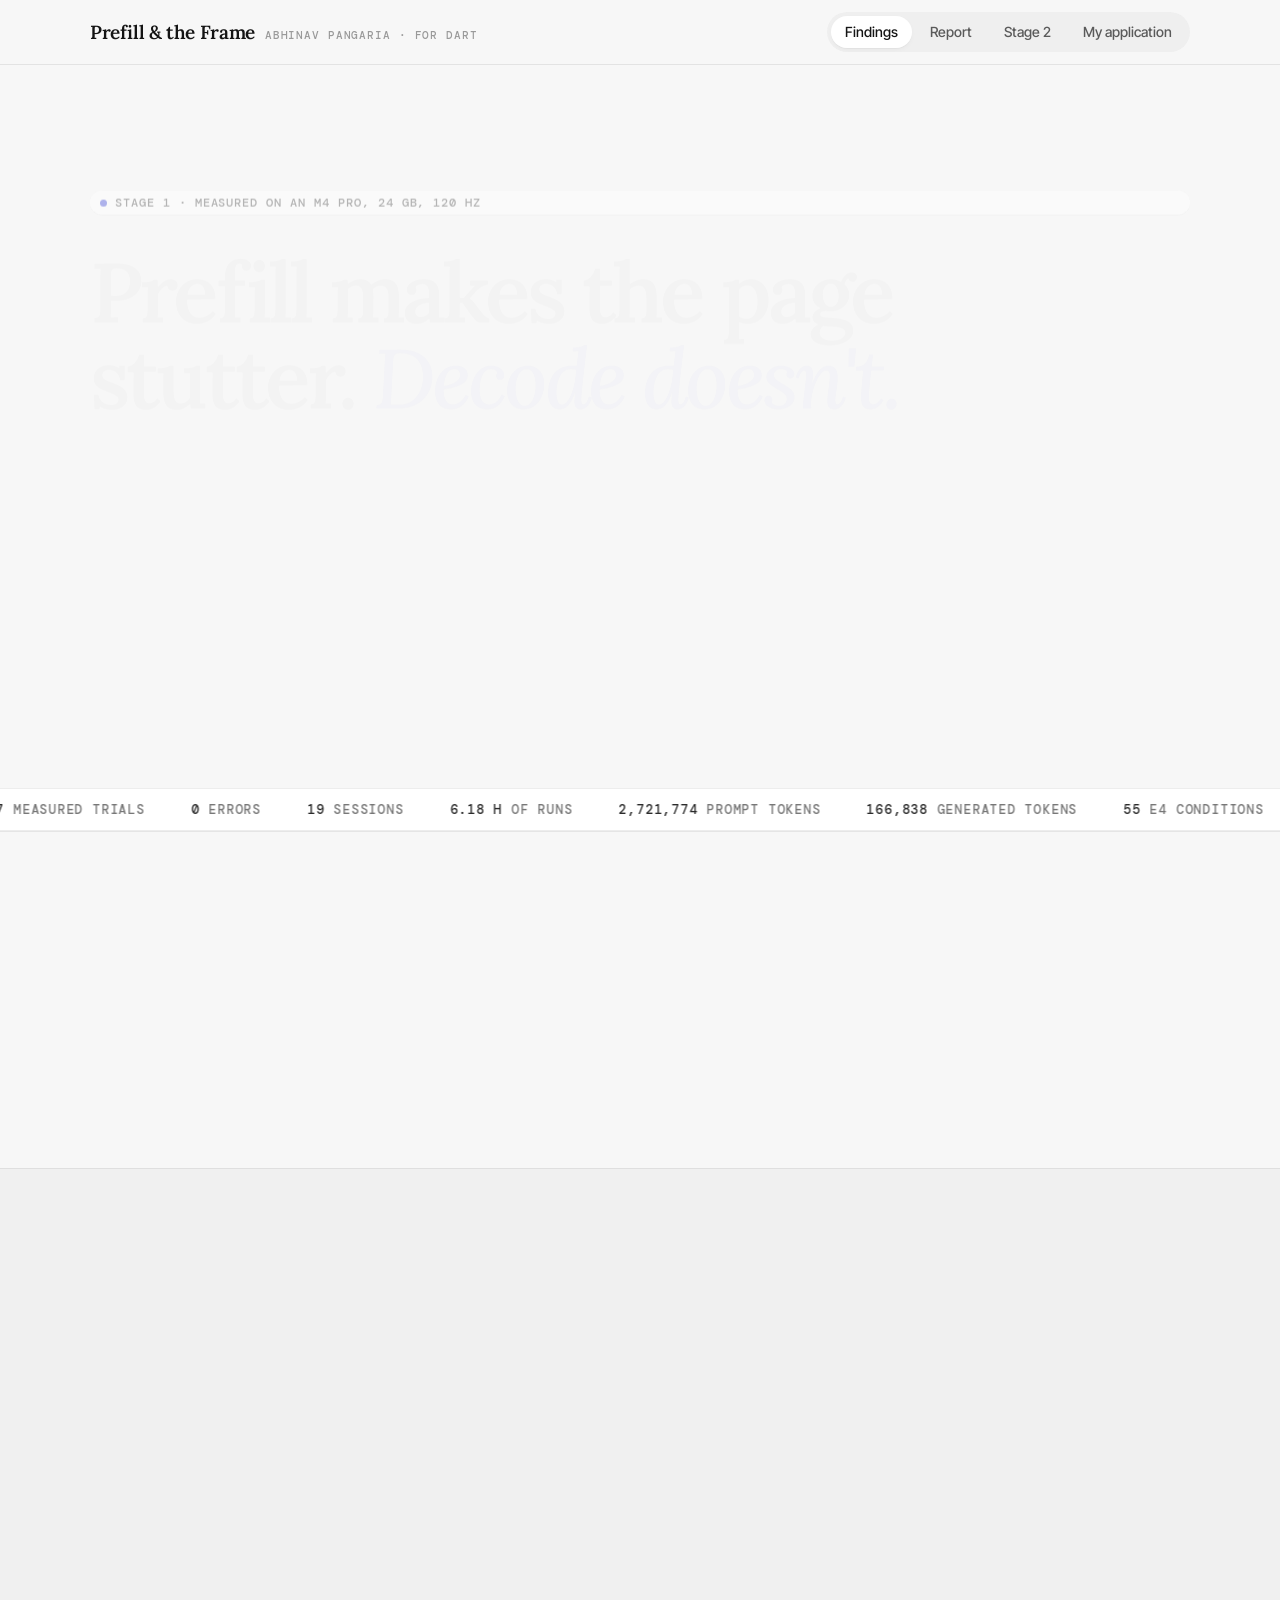
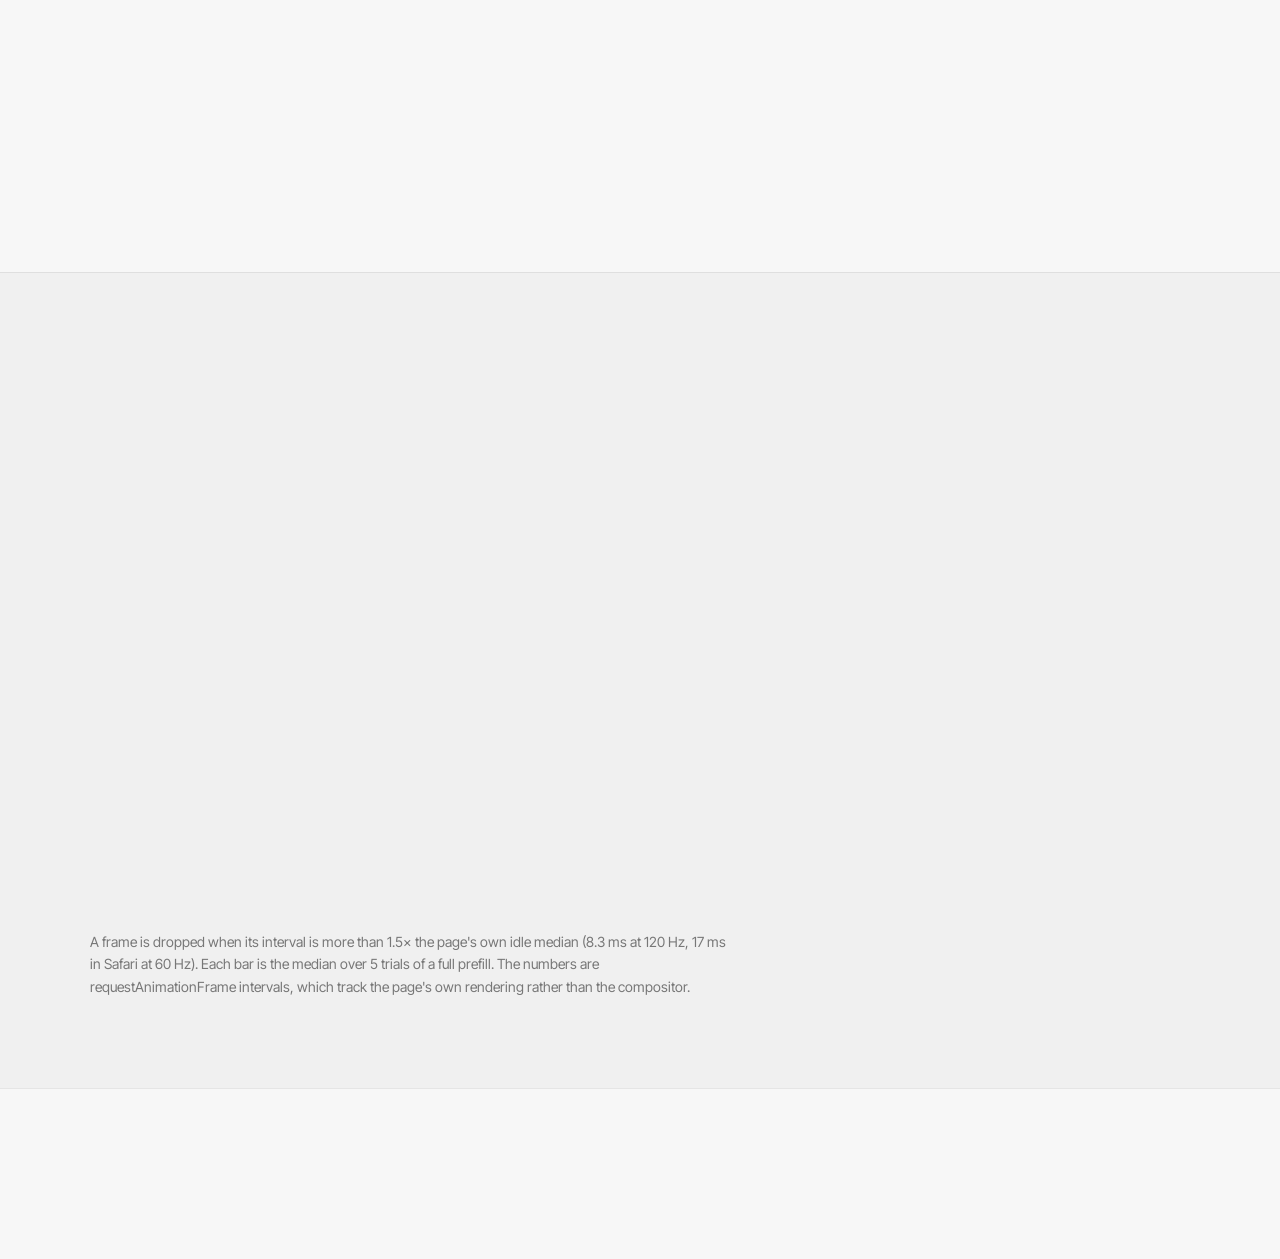
<file: docs/index.html>
<!doctype html>
<meta charset="utf-8">
<title>Prefill and the Frame</title>
<meta http-equiv="refresh" content="0; url=../site/index.html#findings">
<p>This page moved to <a href="../site/index.html#findings">site/index.html#findings</a>.</p>
</file>
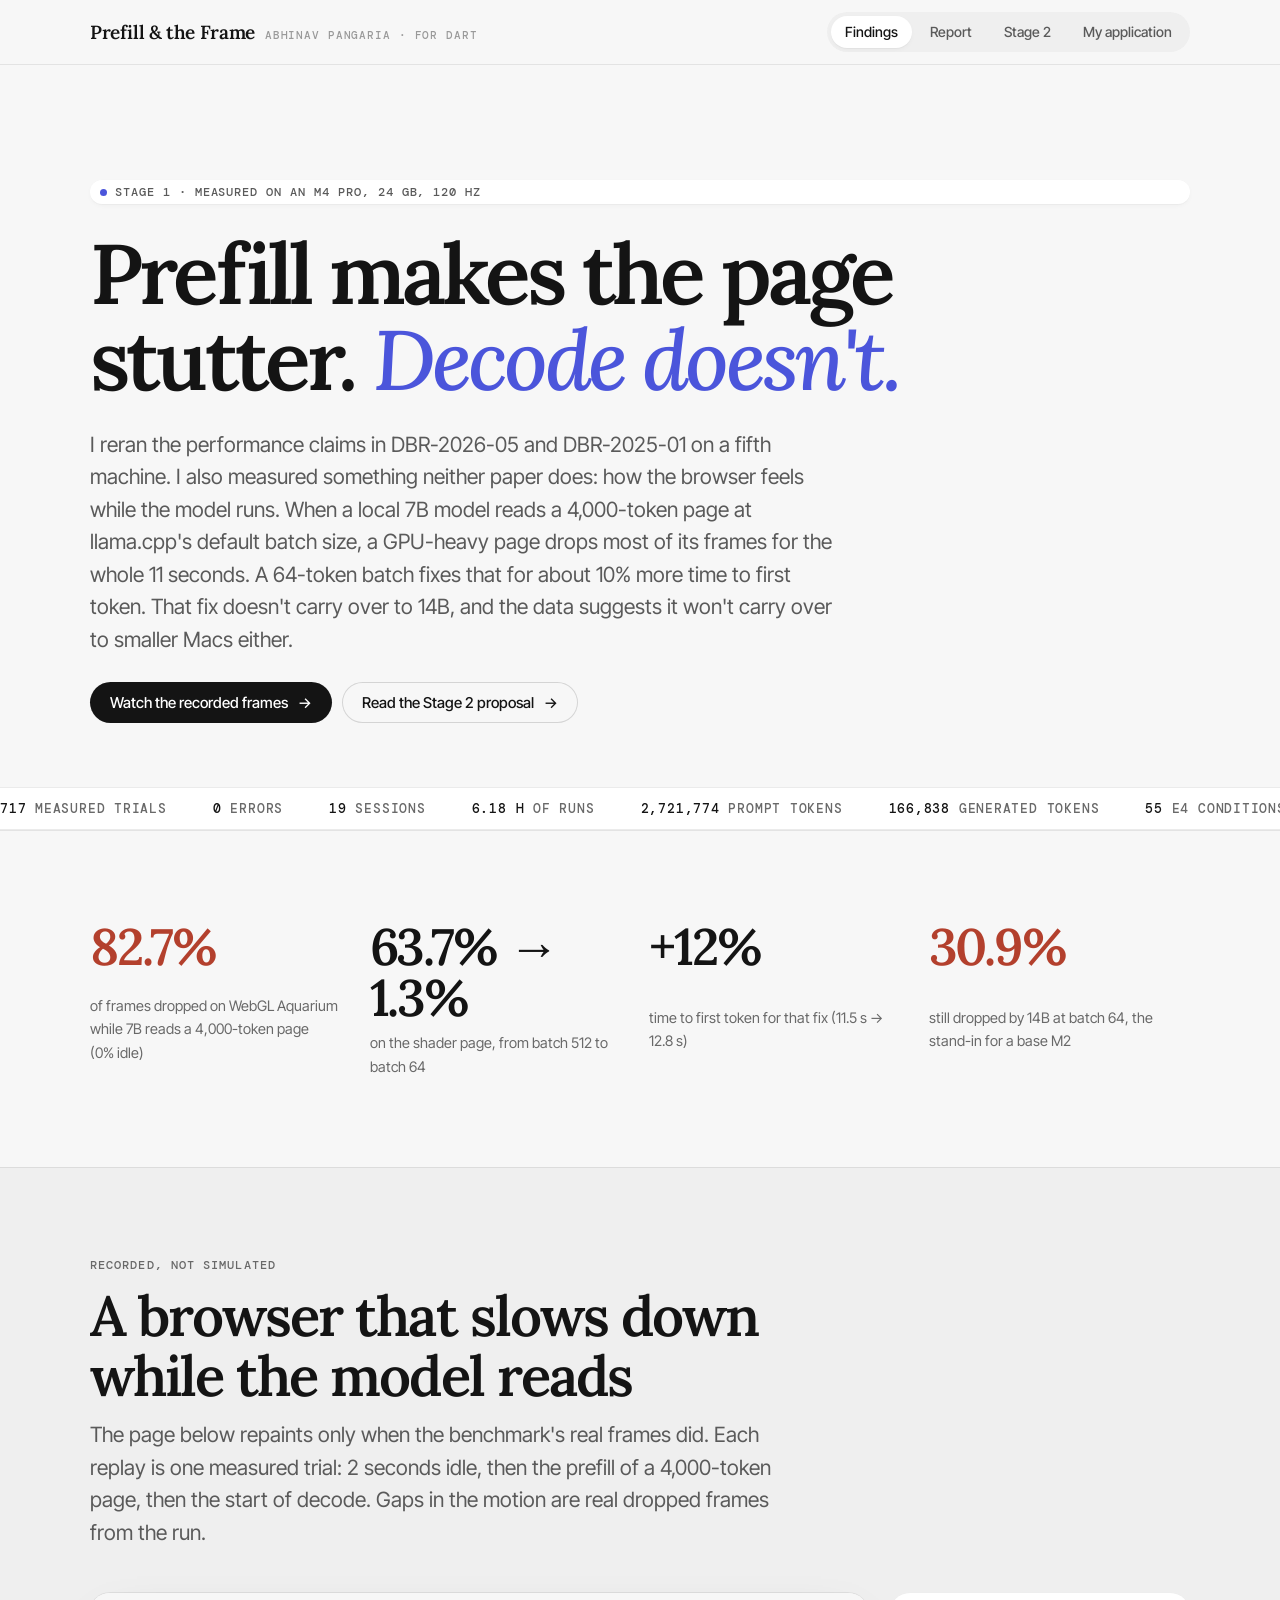
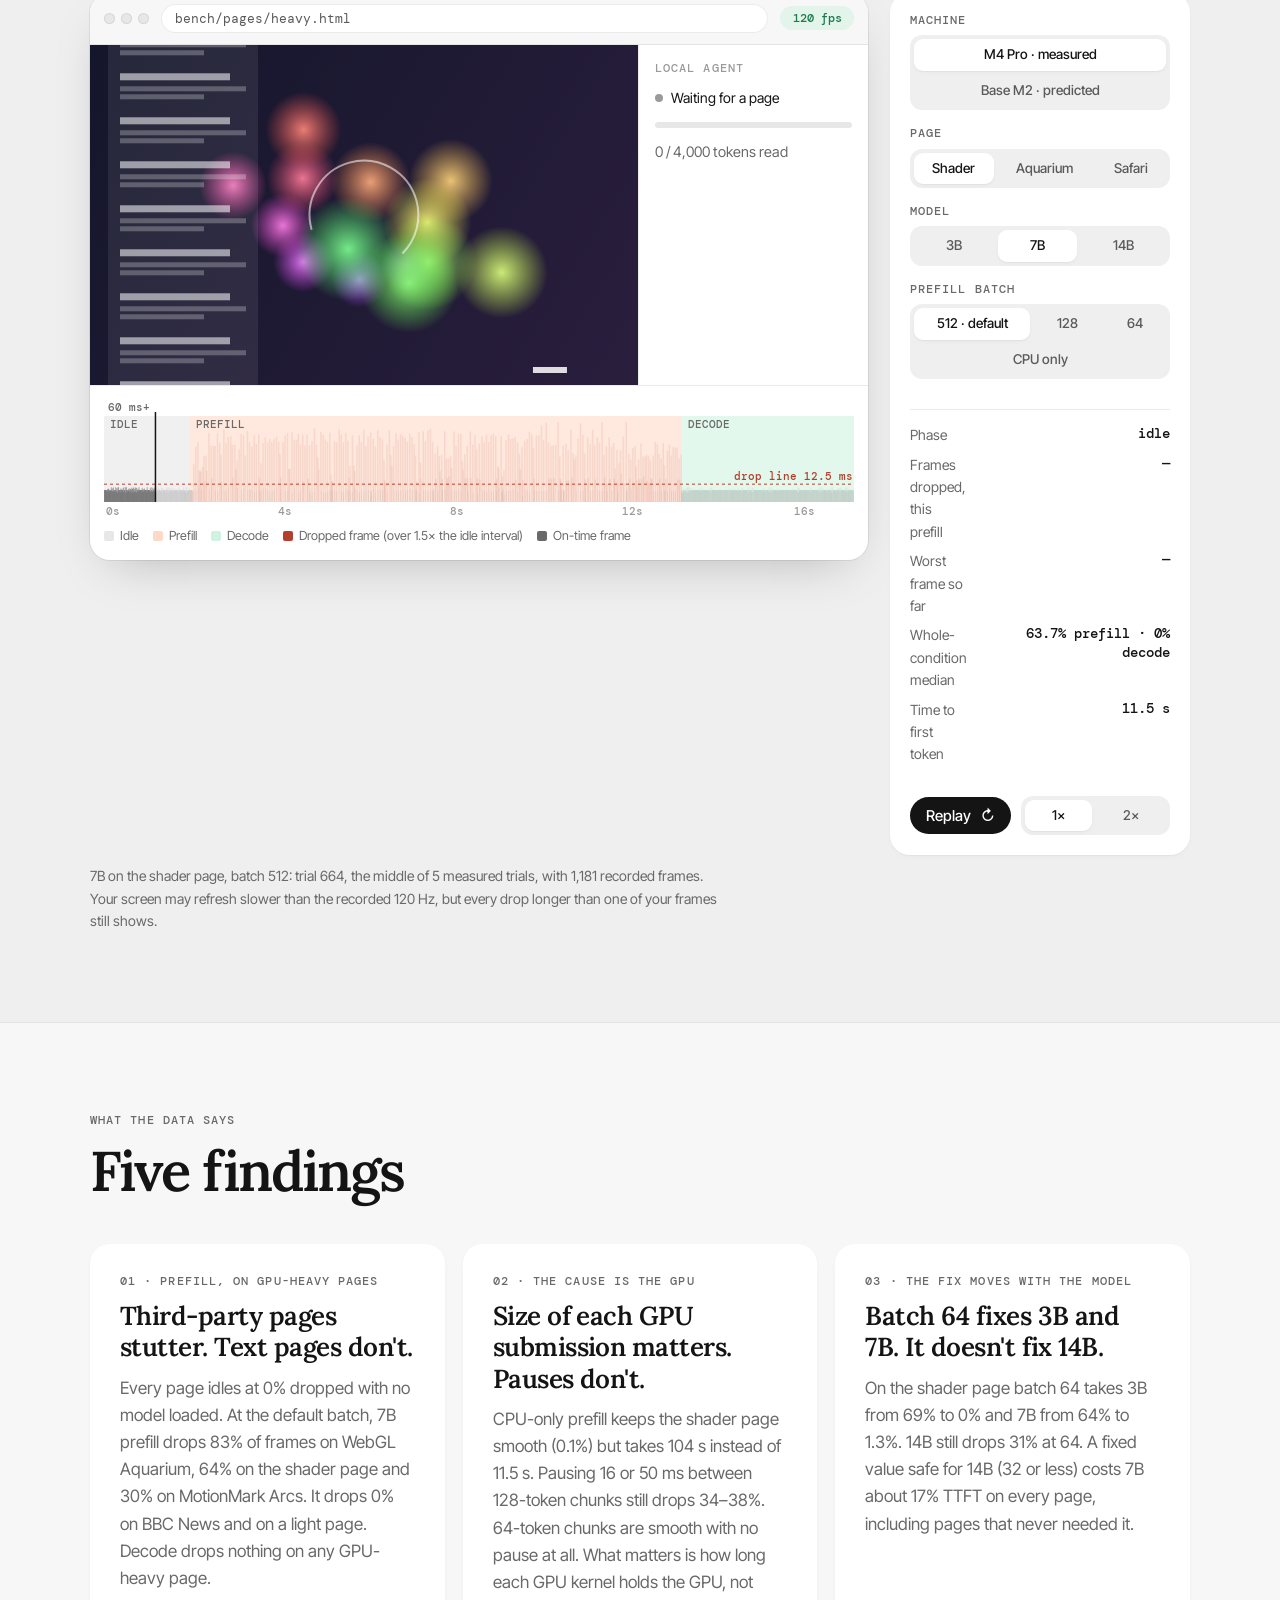
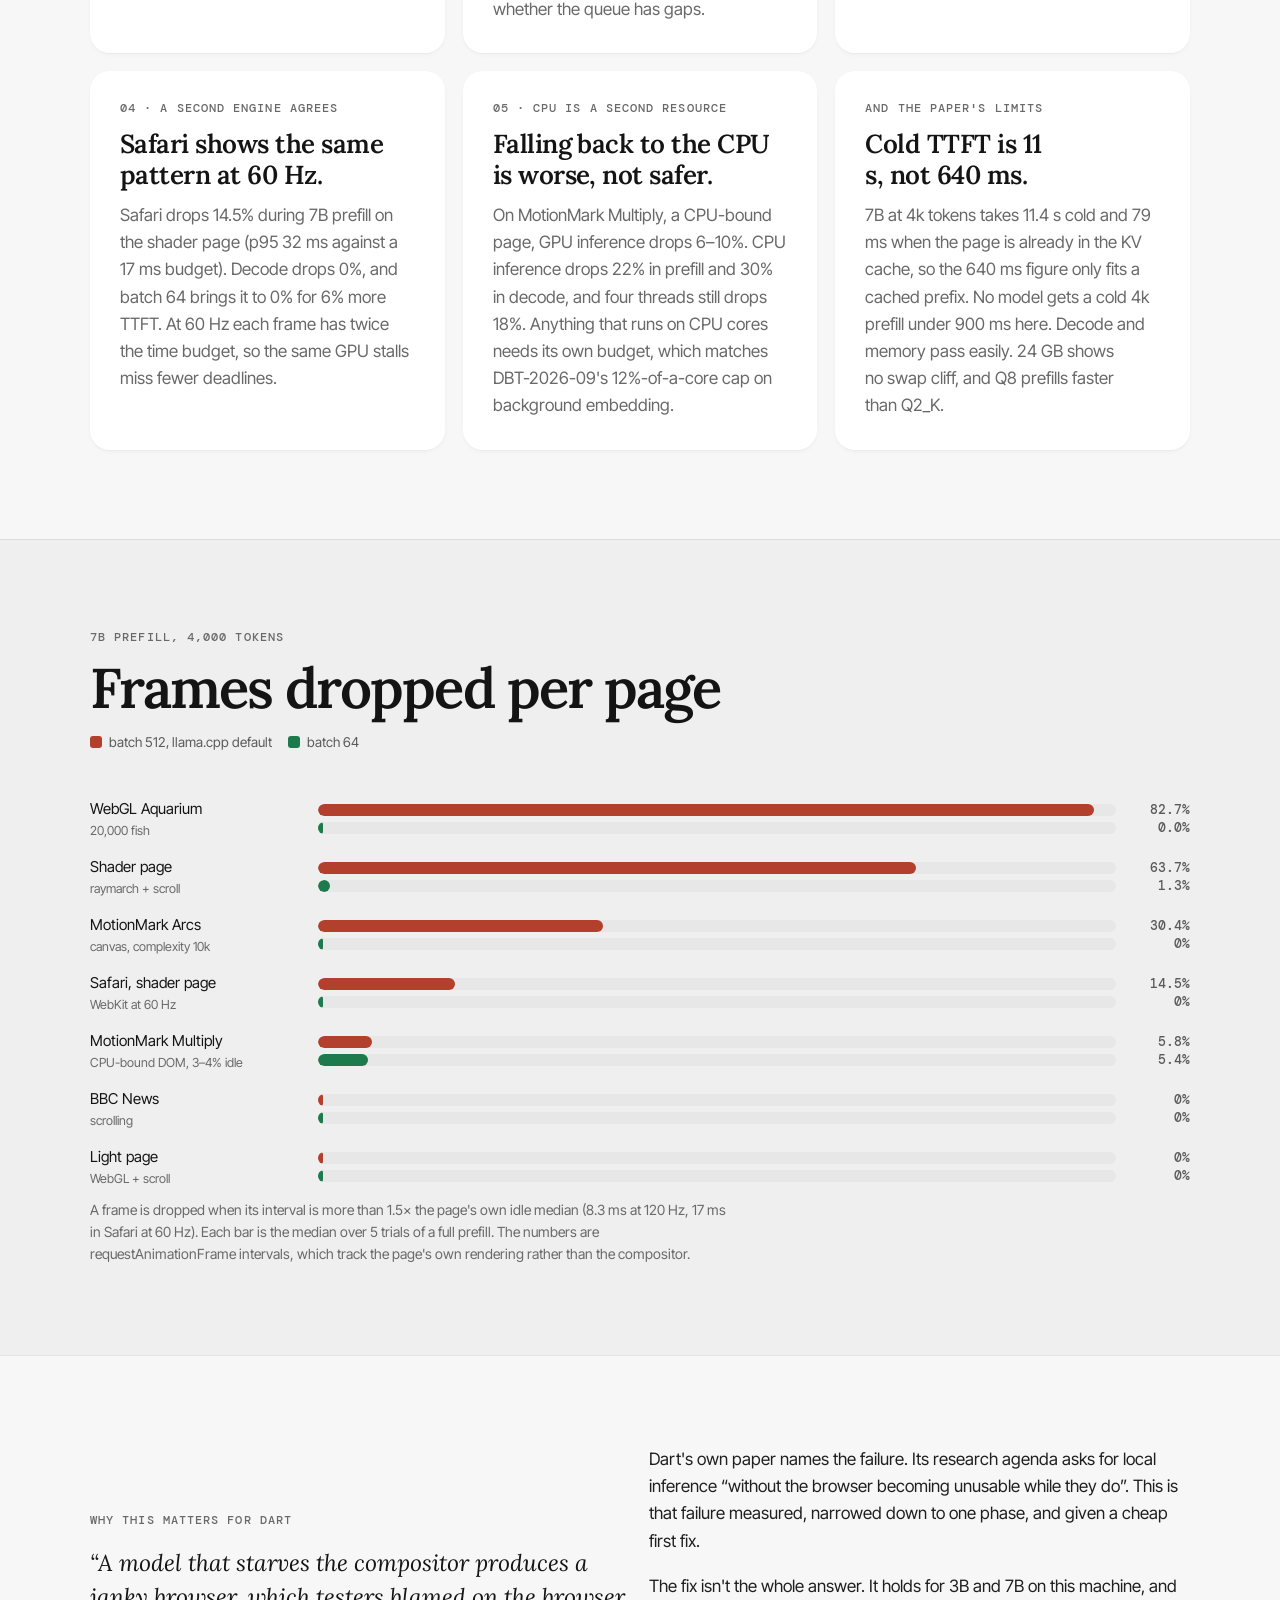
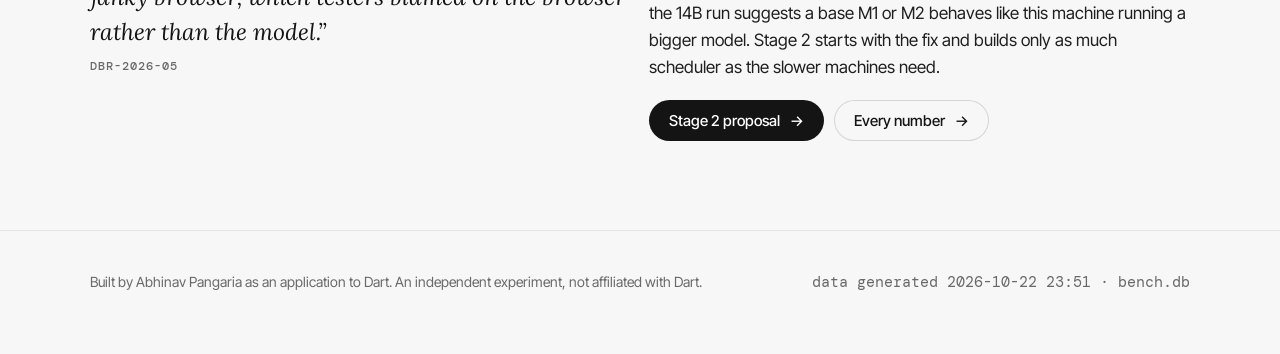
<file: site/index.html>
<!doctype html>
<html lang="en">
<head>
<meta charset="utf-8">
<meta name="viewport" content="width=device-width, initial-scale=1, viewport-fit=cover">
<title>Prefill and the Frame</title>
<meta name="description" content="Abhinav Pangaria: local inference makes GPU-heavy pages stutter during prefill. Stage 1 measurements, a Stage 2 proposal, and an application to Dart.">
<meta name="author" content="Abhinav Pangaria">
<link rel="preconnect" href="https://fonts.googleapis.com">
<link rel="preconnect" href="https://fonts.gstatic.com" crossorigin>
<link rel="stylesheet" href="https://fonts.googleapis.com/css2?family=DM+Mono:ital,wght@0,400;0,500;1,400&family=Inter+Tight:ital,wght@0,300;0,400;0,500;0,600;1,400&family=Lora:ital,wght@0,400..700;1,400..700&display=swap">
<link rel="stylesheet" href="styles.css">
</head>
<body>

<header class="top">
  <div class="wrap">
    <a class="brand" href="#findings"><b>Prefill &amp; the Frame</b><span>Abhinav Pangaria · for Dart</span></a>
    <nav class="tabs" aria-label="Sections">
      <a href="#findings" data-tab="findings">Findings</a>
      <a href="#report" data-tab="report">Report</a>
      <a href="#stage2" data-tab="stage2">Stage 2</a>
      <a href="#application" data-tab="application">My application</a>
    </nav>
  </div>
</header>

<main>

<!-- ───────────────────────── FINDINGS ───────────────────────── -->
<div class="view" id="v-findings" data-view="findings">
  <div class="wrap hero">
    <span class="eyebrow rv"><span class="dot"></span>Stage 1 · measured on an M4 Pro, 24 GB, 120 Hz</span>
    <h1 class="rv d1">Prefill makes the page stutter. <em>Decode doesn't.</em></h1>
    <p class="lede rv d2">I reran the performance claims in DBR-2026-05 and DBR-2025-01 on a fifth machine. I also measured something neither paper does: how the browser feels while the model runs. When a local 7B model reads a 4,000-token page at llama.cpp's default batch size, a GPU-heavy page drops most of its frames for the whole 11 seconds. A 64-token batch fixes that for about 10% more time to first token. That fix doesn't carry over to 14B, and the data suggests it won't carry over to smaller Macs either.</p>
    <div class="row rv d3">
      <a class="btn" href="#findings-demo">Watch the recorded frames <span class="arr">→</span></a>
      <a class="btn ghost" href="#stage2">Read the Stage 2 proposal <span class="arr">→</span></a>
    </div>
  </div>

  <div class="marquee" aria-hidden="true"><div class="track" id="marquee"></div></div>

  <section class="band">
    <div class="wrap">
      <div class="grid g4" id="headline-stats"></div>
    </div>
  </section>

  <section class="band alt" id="findings-demo">
    <div class="wrap">
      <div class="head">
        <span class="label rv">Recorded, not simulated</span>
        <h2 class="rv d1">A browser that slows down while the model reads</h2>
        <p class="lede rv d2">The page below repaints only when the benchmark's real frames did. Each replay is one measured trial: 2 seconds idle, then the prefill of a 4,000-token page, then the start of decode. Gaps in the motion are real dropped frames from the run.</p>
      </div>
      <div class="demo">
        <div class="browser rv">
          <div class="chrome">
            <div class="lights"><i></i><i></i><i></i></div>
            <div class="url" id="d-url">bench/pages/heavy.html</div>
            <div class="fpsbadge" id="d-fps">— fps</div>
          </div>
          <div class="viewport">
            <canvas class="scene" id="d-scene" aria-label="Animated page that repaints on the recorded frame times"></canvas>
            <aside class="agent" aria-live="polite">
              <span class="label">Local agent</span>
              <div class="status" id="d-status"><i></i><span>Idle</span></div>
              <div class="prog" aria-hidden="true"><b id="d-prog"></b></div>
              <div class="small muted" id="d-tokens">0 / 4,000 tokens read</div>
              <div class="out" id="d-out"></div>
            </aside>
          </div>
          <div class="timeline">
            <canvas id="d-tl" aria-label="Frame intervals over time"></canvas>
            <div class="tl-legend">
              <span><i style="background:var(--idle)"></i>Idle</span>
              <span><i style="background:var(--prefill)"></i>Prefill</span>
              <span><i style="background:var(--decode)"></i>Decode</span>
              <span><i style="background:var(--bad)"></i>Dropped frame (over 1.5× the idle interval)</span>
              <span><i style="background:var(--ink-3)"></i>On-time frame</span>
            </div>
          </div>
        </div>
        <div class="controls rv d1">
          <div class="ctl"><span class="label">Machine</span>
            <div class="seg" data-ctl="machine">
              <button data-v="m4">M4 Pro · measured</button><button data-v="m2">Base M2 · predicted</button>
            </div>
          </div>
          <div class="ctl"><span class="label">Page</span>
            <div class="seg" data-ctl="page">
              <button data-v="heavy">Shader</button><button data-v="aquarium">Aquarium</button><button data-v="safari">Safari</button>
            </div>
          </div>
          <div class="ctl"><span class="label">Model</span>
            <div class="seg" data-ctl="model">
              <button data-v="3B">3B</button><button data-v="7B">7B</button><button data-v="14B">14B</button>
            </div>
          </div>
          <div class="ctl"><span class="label">Prefill batch</span>
            <div class="seg" data-ctl="batch">
              <button data-v="512">512 · default</button><button data-v="128">128</button><button data-v="64">64</button><button data-v="cpu">CPU only</button>
            </div>
          </div>
          <div class="note-pred" id="d-pred" hidden></div>
          <dl class="readout">
            <dt>Phase</dt><dd id="r-phase">idle</dd>
            <dt>Frames dropped, this prefill</dt><dd id="r-drop">—</dd>
            <dt>Worst frame so far</dt><dd id="r-worst">—</dd>
            <dt>Whole-condition median</dt><dd id="r-cond">—</dd>
            <dt>Time to first token</dt><dd id="r-ttft">—</dd>
          </dl>
          <div class="row">
            <button class="btn" id="d-play" style="padding:11px 16px">Replay <span class="arr">↻</span></button>
            <div class="seg" data-ctl="speed" style="flex:1"><button data-v="1">1×</button><button data-v="2">2×</button></div>
          </div>
        </div>
      </div>
      <p class="cap" id="d-cap"></p>
    </div>
  </section>

  <section class="band">
    <div class="wrap">
      <div class="head">
        <span class="label rv">What the data says</span>
        <h2 class="rv d1">Five findings</h2>
      </div>
      <div class="grid g2">
        <article class="card rv">
          <span class="label">01 · Prefill, on GPU-heavy pages</span>
          <h3>Third-party pages stutter. Text pages don't.</h3>
          <p class="muted">Every page idles at 0% dropped with no model loaded. At the default batch, 7B prefill drops 83% of frames on WebGL Aquarium, 64% on the shader page and 30% on MotionMark Arcs. It drops 0% on BBC News and on a light page. Decode drops nothing on any GPU-heavy page.</p>
        </article>
        <article class="card rv d1">
          <span class="label">02 · The cause is the GPU</span>
          <h3>Size of each GPU submission matters. Pauses don't.</h3>
          <p class="muted">CPU-only prefill keeps the shader page smooth (0.1%) but takes 104 s instead of 11.5 s. Pausing 16 or 50 ms between 128-token chunks still drops 34–38%. 64-token chunks are smooth with no pause at all. What matters is how long each GPU kernel holds the GPU, not whether the queue has gaps.</p>
        </article>
        <article class="card rv">
          <span class="label">03 · The fix moves with the model</span>
          <h3>Batch 64 fixes 3B and 7B. It doesn't fix 14B.</h3>
          <p class="muted">On the shader page batch 64 takes 3B from 69% to 0% and 7B from 64% to 1.3%. 14B still drops 31% at 64. A fixed value safe for 14B (32 or less) costs 7B about 17% TTFT on every page, including pages that never needed it.</p>
        </article>
        <article class="card rv d1">
          <span class="label">04 · A second engine agrees</span>
          <h3>Safari shows the same pattern at 60 Hz.</h3>
          <p class="muted">Safari drops 14.5% during 7B prefill on the shader page (p95 32 ms against a 17 ms budget). Decode drops 0%, and batch 64 brings it to 0% for 6% more TTFT. At 60 Hz each frame has twice the time budget, so the same GPU stalls miss fewer deadlines.</p>
        </article>
        <article class="card rv">
          <span class="label">05 · CPU is a second resource</span>
          <h3>Falling back to the CPU is worse, not safer.</h3>
          <p class="muted">On MotionMark Multiply, a CPU-bound page, GPU inference drops 6–10%. CPU inference drops 22% in prefill and 30% in decode, and four threads still drops 18%. Anything that runs on CPU cores needs its own budget, which matches DBT-2026-09's 12%-of-a-core cap on background embedding.</p>
        </article>
        <article class="card rv d1">
          <span class="label">And the paper's limits</span>
          <h3>Cold TTFT is 11 s, not 640 ms.</h3>
          <p class="muted">7B at 4k tokens takes 11.4 s cold and 79 ms when the page is already in the KV cache, so the 640 ms figure only fits a cached prefix. No model gets a cold 4k prefill under 900 ms here. Decode and memory pass easily. 24 GB shows no swap cliff, and Q8 prefills faster than Q2_K.</p>
        </article>
      </div>
    </div>
  </section>

  <section class="band alt">
    <div class="wrap">
      <div class="head">
        <span class="label rv">7B prefill, 4,000 tokens</span>
        <h2 class="rv d1">Frames dropped per page</h2>
        <div class="legend rv d2"><span><i style="background:var(--bad)"></i>batch 512, llama.cpp default</span><span><i style="background:var(--good)"></i>batch 64</span></div>
      </div>
      <div class="bars rv" id="page-bars"></div>
      <p class="cap">A frame is dropped when its interval is more than 1.5× the page's own idle median (8.3 ms at 120 Hz, 17 ms in Safari at 60 Hz). Each bar is the median over 5 trials of a full prefill. The numbers are requestAnimationFrame intervals, which track the page's own rendering rather than the compositor.</p>
    </div>
  </section>

  <section class="band">
    <div class="wrap">
      <div class="grid g2" style="align-items:center">
        <div class="prose rv">
          <span class="label">Why this matters for Dart</span>
          <p class="quote">“A model that starves the compositor produces a janky browser, which testers blamed on the browser rather than the model.”<cite>DBR-2026-05</cite></p>
        </div>
        <div class="prose rv d1">
          <p>Dart's own paper names the failure. Its research agenda asks for local inference “without the browser becoming unusable while they do”. This is that failure measured, narrowed down to one phase, and given a cheap first fix.</p>
          <p>The fix isn't the whole answer. It holds for 3B and 7B on this machine, and the 14B run suggests a base M1 or M2 behaves like this machine running a bigger model. Stage 2 starts with the fix and builds only as much scheduler as the slower machines need.</p>
          <div class="row"><a class="btn" href="#stage2">Stage 2 proposal <span class="arr">→</span></a><a class="btn ghost" href="#report">Every number <span class="arr">→</span></a></div>
        </div>
      </div>
    </div>
  </section>
</div>

<!-- ───────────────────────── REPORT ───────────────────────── -->
<div class="view" id="v-report" data-view="report" hidden>
  <div class="wrap hero">
    <span class="eyebrow rv"><span class="dot"></span>Full report · generated from the SQLite results</span>
    <h1 class="rv d1">Every run, <em>every number</em></h1>
    <p class="lede rv d2" id="rep-lede"></p>
  </div>

  <section class="band">
    <div class="wrap">
      <div class="head"><span class="label rv">Method</span><h2 class="rv d1">How it was measured</h2></div>
      <div class="grid g2">
        <div class="prose rv">
          <p><strong>Inference.</strong> Qwen 2.5 Instruct GGUF (bartowski quants) on llama-server, all layers on the Metal GPU unless noted. Every E4 trial prefills a fresh 4,000-token page with the prompt cache off, then decodes 256 tokens.</p>
          <p><strong>Frames.</strong> Brave opens its own profile and a calibrated page, which idles at 120 fps with no model loaded. A recorder injected over DevTools logs every requestAnimationFrame interval and every long animation frame. The harness marks idle, prefill, decode and gap phases on the same clock.</p>
          <p><strong>Dropped frame.</strong> A frame whose interval is more than 1.5× the page's own idle median. Each condition gets 5 measured trials after a warm-up. Conditions run in an interleaved order, and the machine stays on AC with nobody touching it.</p>
        </div>
        <div class="prose rv d1">
          <dl class="kv" id="machine-kv"></dl>
          <p class="small muted">Pages: a light page (WebGL + scroll), the shader page (raymarch + scroll), WebGL Aquarium with 20,000 fish, MotionMark CanvasArcs (complexity 10,000) and Multiply (2,000), BBC News scrolling, and Safari on the light and shader pages.</p>
        </div>
      </div>
    </div>
  </section>

  <section class="band alt">
    <div class="wrap">
      <div class="head"><span class="label rv">E4 · frame drops</span><h2 class="rv d1">Pages, batches and models</h2>
        <p class="muted rv d2">Prefill and decode columns are the share of frames dropped in that phase. p95 is the 95th-percentile frame interval during prefill. TTFT is the median time to first token.</p></div>
      <h3 class="rv" style="margin-bottom:14px">By page, 7B Q4_K_M</h3>
      <div class="tbl-wrap rv" id="t-pages"></div>
      <h3 class="rv" style="margin:40px 0 14px">By model, shader page</h3>
      <div class="tbl-wrap rv" id="t-models"></div>
      <h3 class="rv" style="margin:40px 0 14px">Batch and pacing sweeps, 7B</h3>
      <div class="tbl-wrap rv" id="t-sweep"></div>
      <p class="cap">ubatch is fixed when llama-server loads the model. "paced cN gM" sends the prompt as separate N-token requests that reuse the cached prefix, waiting M ms between them. That version works without touching the runtime, but it costs about twice the TTFT of setting ubatch.</p>
      <h3 class="rv" style="margin:40px 0 14px">Safari and CPU-only inference</h3>
      <div class="tbl-wrap rv" id="t-engines"></div>
    </div>
  </section>

  <section class="band">
    <div class="wrap">
      <div class="head"><span class="label rv">E1 · against Dart's limits</span><h2 class="rv d1">Time to first token, decode speed, memory</h2>
        <p class="muted rv d2">These are cold prompts with Brave open. The limits come from DBR-2026-05: 900 ms TTFT, 18 tok/s decode and 60% of RAM. Every model passes decode and memory. None passes TTFT at 2k tokens or more.</p></div>
      <div class="tbl-wrap rv" id="t-e1"></div>
      <div class="grid g2" style="margin-top:40px">
        <div class="rv">
          <h3 style="margin-bottom:14px">E1b · cold prompt vs cached prefix, 4k</h3>
          <div class="tbl-wrap" id="t-e1b"></div>
          <p class="cap">The paper's 640 ms at 4k only fits a prefix that's already cached.</p>
        </div>
        <div class="rv d1">
          <h3 style="margin-bottom:14px">E0 · llama-bench, raw throughput</h3>
          <div class="tbl-wrap" id="t-e0"></div>
          <p class="cap">Prompt (pp) and generation (tg) tokens per second. Q8_0 prefills faster than Q2_K, so on this GPU low-bit quants save memory, not speed.</p>
        </div>
      </div>
      <h3 class="rv" style="margin:40px 0 14px">E2 · memory pressure (incompressible ballast)</h3>
      <div class="tbl-wrap rv" id="t-e2"></div>
      <p class="cap">With 24 GB, 18 GB of other memory slows 7B decode by 6%. Swapping starts between 8 and 14 GB of ballast, and the 2.3× cliff the paper describes never appears.</p>
    </div>
  </section>

  <section class="band alt">
    <div class="wrap">
      <div class="grid g2">
        <div class="prose rv">
          <span class="label">The decision rule, and its amendment</span>
          <h3>Verdict: <span id="dec-verdict">scheduler</span></h3>
          <p id="dec-why"></p>
          <p class="muted">The rule I fixed before E4 read only the light page, and on that page it said “build the capability gate” (<span id="dec-orig"></span>). After the shader page showed 64% drops, I changed it so the worst page decides. Both verdicts are printed in the report.</p>
        </div>
        <div class="prose rv d1">
          <span class="label">Limits, read before trusting the numbers</span>
          <ul class="clean small">
            <li>One machine. Brave stands in for Dart (both Chromium), and Safari is the second engine at 60 Hz.</li>
            <li>Qwen 2.5 on llama.cpp 0.7.0, while Dart used b4021.</li>
            <li>rAF intervals track page rendering, not compositor presentation.</li>
            <li>Not run: accuracy (it needs Dart's 640-item set), speculative decoding (E3; only an invalid battery preview exists), thermal sustain (E5) and energy (E6, which needs root for powermetrics).</li>
            <li>One 4-minute condition ran while something outside the benchmark halved decode speed. It is kept, labelled “disturbed”, and was rerun.</li>
          </ul>
        </div>
      </div>
    </div>
  </section>

  <section class="band">
    <div class="wrap">
      <div class="head"><span class="label rv">Appendix</span><h2 class="rv d1">All E4 conditions</h2></div>
      <div class="tbl-wrap rv" id="t-all" style="max-height:640px"></div>
      <p class="cap">The raw database, the harness and the generated report are in the repository: <a href="https://github.com/18Abhinav07/DiggingOnDart" target="_blank" rel="noopener">github.com/18Abhinav07/DiggingOnDart</a> (<code>bench/results/m4pro-24gb.db.gz</code>, SQLite, and <code>bench/reports/report.md</code>). Running <code>./reproduce.sh</code> reruns the core result on any Apple Silicon Mac. Live copy of this site: <a href="https://prefill-and-the-frame.pages.dev" target="_blank" rel="noopener">prefill-and-the-frame.pages.dev</a>.</p>
    </div>
  </section>
</div>

<!-- ───────────────────────── STAGE 2 ───────────────────────── -->
<div class="view" id="v-stage2" data-view="stage2" hidden>
  <div class="wrap hero">
    <span class="eyebrow rv"><span class="dot"></span>Stage 2 · proposal</span>
    <h1 class="rv d1">Ship the fix now. <em>Build the scheduler</em> only as far as small Macs need.</h1>
    <p class="lede rv d2">Stage 1 found a cheap fix that works on this machine. It also found evidence that the fix stops working as the GPU gets slower relative to the model. The plan below is in that order: ship the fix, test the small-Mac prediction, and add machinery only when a measurement says the simpler step failed.</p>
  </div>

  <section class="band">
    <div class="wrap">
      <div class="phase-list">

        <div class="phase rv">
          <div class="k">Step 1<br>This week</div>
          <div class="body">
            <h3>The immediate fix: prefill in 64-token batches</h3>
            <p>Set <code>n_ubatch = 64</code> for 3B and 7B. On the M4 Pro this takes every GPU-heavy page to about 0% dropped. It costs 9–11% TTFT on heavy pages and about 5% on pages that were already smooth. 14B needs 32 or less.</p>
            <div class="tbl-wrap" id="t-fix"></div>
            <p class="muted small">Decode is left alone. It never dropped frames on a GPU-heavy page at any setting.</p>
          </div>
        </div>

        <div class="phase rv">
          <div class="k">Step 2<br>The thesis</div>
          <div class="body">
            <h3>Why 64 probably fails on a base M1 or M2</h3>
            <p>Batch 64 works on the M4 Pro because each GPU kernel finishes quickly enough for the page to get the GPU back in time. A 7B batch-64 step there takes about 200 ms in total (4,000 tokens in 12.8 s at 64 per step), and the page still stays smooth. So the total length of a step isn't what matters. The length of each kernel inside it is, and that scales with tokens per batch times model width, divided by GPU speed.</p>
            <p>14B prefills 2.07× slower than 7B on this machine (23.7 s vs 11.4 s cold at 4k). That is the same ratio as the M4 Pro to a base M2 with 10 GPU cores in llama.cpp's own Apple Silicon numbers. So <strong>14B on the M4 Pro is a stand-in for 7B on a base M2 or M3</strong>, and at batch 64 it still drops 31%.</p>
            <div class="tbl-wrap" id="t-chips"></div>
            <p class="cap">7B Q4_0 prompt processing (pp512), from the llama.cpp Apple Silicon benchmark thread (ggml-org/llama.cpp discussion #4167). The prediction is what I'd expect for 7B Q4_K_M from the proxy ratio. It hasn't been measured.</p>
            <div class="callout warn small">
              <strong>Two effects pull in opposite directions, so treat this as a prediction to test.</strong> Base MacBook Airs have 60 Hz displays, which gives twice the frame budget (Safari at 60 Hz dropped 14.5% where Brave at 120 Hz dropped 64%). A smaller GPU also renders the page itself more slowly, which leaves less headroom. <code>./reproduce.sh</code> settles it on a real Air in 15 minutes.
            </div>
            <p>Small fixed values cost a lot more on slow machines. Batch 32 already costs 7B 17% TTFT on the M4 Pro. A cold 4k prefill on an M1 takes 35–40 s before any penalty, so a constant small enough for the slowest machine taxes every other machine all the time.</p>
          </div>
        </div>

        <div class="phase rv">
          <div class="k">Step 3<br>Weeks 2–4</div>
          <div class="body">
            <h3>A per-device, per-model table, plus a mode switch</h3>
            <ul class="clean">
              <li><strong>Table.</strong> The largest safe batch for each chip class and model, measured by this harness. On this M4 Pro that is 64 for 3B and 7B and ≤32 for 14B. For unknown chips, start from a feedforward estimate: time one batch at startup, then divide a per-kernel time budget by the measured per-token cost.</li>
              <li><strong>Mode switch.</strong> Use the small batch only while a GPU-heavy page is in front, and the full batch (up to 1,024; 2,048 drops 2.9% even on the light page) when the window is hidden or the page is light. BBC News and the light page then stop paying the 5% for nothing.</li>
              <li><strong>The knob.</strong> In-process, the caller hands <code>llama_decode</code> k tokens per call, so k can change every step with no reload. llama-server can't do this, because ubatch is fixed at load. My HTTP version (one request per chunk) costs +23% at 64 tokens, against +11% for ubatch 64. The first measurement is whether in-process chunking closes that gap.</li>
            </ul>
          </div>
        </div>

        <div class="phase rv">
          <div class="k">Step 4<br>Only if needed</div>
          <div class="body">
            <h3>An adaptive controller, with a stop rule</h3>
            <p>If a table entry still drops frames on real pages, add feedback: read missed deadlines for the frontmost tab in 250 ms windows, halve k when drops rise above the page's idle rate, and grow it back additively while frames stay clean. The table gives the floor and ceiling.</p>
            <p class="callout"><strong>Stop rule:</strong> if the table alone is safe on a base M1 for less than 10% extra TTFT, ship the table and don't build the controller.</p>
          </div>
        </div>

        <div class="phase rv">
          <div class="k">Step 5<br>Same signal</div>
          <div class="body">
            <h3>Everything else that competes with the frame</h3>
            <ul class="clean">
              <li><strong>Speculative decoding.</strong> Verify batches of 4–16 tokens are well under the safe size, so I predict they're safe. That's worth checking, because Dart's agenda lists “speculative decoding schedules that yield to the compositor under load” as open.</li>
              <li><strong>Background embedding.</strong> Index maintenance that “never competes with rendering” gets the same frame signal. DBT-2026-09 caps it at 12% of a core.</li>
              <li><strong>A CPU thread budget.</strong> CPU fallback is worse than the GPU problem (22–30% drops on a CPU-bound page). Any CPU-side work gets a thread budget instead of llama.cpp's default of every performance core.</li>
              <li><strong>Alternative to compare against:</strong> prefill on the Neural Engine, which doesn't share the GPU at all, if the model and tooling allow it.</li>
            </ul>
          </div>
        </div>

        <div class="phase rv">
          <div class="k">Done when</div>
          <div class="body">
            <h3>Success criteria, fixed before building</h3>
            <dl class="kv">
              <dt>Smooth</dt><dd>On every GPU-heavy page, prefill drops at most 2 points more than idle, for 3B, 7B and 14B, on the M4 Pro and on a base M-series Air.</dd>
              <dt>Free</dt><dd>On light pages, TTFT within 2% of batch 512.</dd>
              <dt>Cheap</dt><dd>On heavy pages, TTFT no worse than the smallest fixed batch that is smooth for that model and machine.</dd>
              <dt>Fast</dt><dd>When a heavy page comes to the front mid-prefill, drops recover within 500 ms.</dd>
              <dt>Honest</dt><dd>If in-process chunking costs as much as the HTTP version, the report says so, and the design switches between two or three preloaded contexts instead.</dd>
            </dl>
          </div>
        </div>

        <div class="phase rv">
          <div class="k">Deliverables</div>
          <div class="body">
            <ul class="clean">
              <li>The batch-64 change, with this harness as its regression test.</li>
              <li>The device/model table, measured on at least two Macs, one of them a base M-series Air.</li>
              <li><code>dartsched</code>, a small C++ layer over llama.cpp: chunked prefill through <code>llama_decode</code>, the mode switch, a pluggable frame signal, and the controller only if step 4 is triggered.</li>
              <li>A frame-signal prototype built on the rAF recorder this harness already injects. The production hook belongs in Dart's compositor, and where it goes is Dart's call.</li>
              <li>A report comparing batch 512, fixed 64, the table and (if built) the controller.</li>
            </ul>
          </div>
        </div>

      </div>
    </div>
  </section>
</div>

<!-- ───────────────────────── APPLICATION ───────────────────────── -->
<div class="view" id="v-application" data-view="application" hidden>
  <div class="wrap hero" style="padding-bottom:28px">
    <span class="eyebrow rv"><span class="dot"></span>To careers@dartbrowser.com</span>
    <h1 class="rv d1">Hi Dart, <em>this is my why.</em></h1>
  </div>

  <section class="band" style="border-top:0;padding-top:0">
    <div class="wrap app-grid">
      <div class="letter">
        <p class="quote rv">“We hire slowly and deliberately, and every person here shapes both the product and the culture. If none of these fit but you think you belong here, write to careers@dartbrowser.com and tell us why.”<cite>dartbrowser.com/careers</cite></p>
        <p class="rv">I saw an SDE 1 opening on LinkedIn and started researching the browser. The more I read, the clearer it got: Dart wants to run real models on the user's own machine, inside a browser that still has to feel fast. That's the problem I want to work on.</p>
        <p class="rv">My background sits on both sides of it. I've worked with privacy cryptography in blockchain systems, and I've built AI evaluation, inference, data pipelines and verification systems. Keeping data on the user's side and making inference actually work are the two things I've spent my time on, and a browser that runs AI locally is where they meet.</p>
        <p class="rv">Rather than only write to you, I wanted to show you how I work. I spent a couple of days with your papers and picked one sentence from DBR-2026-05: a model that starves the compositor makes a janky browser, and testers blame the browser. Then I set out to measure it. This site is what came out of it: where the jank comes from, a fix that works today, and where that fix will break next.</p>
        <p class="rv">I won't claim I'm a browser builder. What I love is engaging with a problem, digging into it, finding the creative angle, and keeping at it until the solution works for the people it's meant for, from many surfaces, not just tech.</p>
        <p class="rv"><strong>Give me a chance and I'll deliver the results, even if that means breaking Chromium down to its bits and studying it from scratch.</strong> I'm confident I can do that.</p>
      </div>
      <aside class="forge-col">
        <figure class="forge rv d1">
          <canvas id="forge" width="128" height="104" aria-label="Pixel-art Abhinav hammering a Chromium block into a Dart browser window"></canvas>
          <figcaption><span class="label">Work in progress</span><span class="small muted">Me, hammering Chromium into something that feels like Dart.</span></figcaption>
        </figure>
        <div class="me rv d2">
          <img src="assets/me-pixel.png" alt="Pixelated portrait of Abhinav Pangaria" width="40" height="40">
          <div><b>Abhinav Pangaria</b><span class="small muted">Applying for the fit</span></div>
        </div>
      </aside>
    </div>
  </section>

  <section class="band">
    <div class="wrap">
      <div class="head"><span class="label rv">Why I think I fit</span><h2 class="rv d1">Three things this experiment shows <em>about how I work</em></h2></div>
      <div class="grid g3">
        <div class="card flat rv"><span class="label">01 · Start from the user</span><h3>Measure what it feels like</h3><p class="muted">The papers measure tokens per second. I measured the frames a person actually sees, because that is what gets blamed on the browser.</p></div>
        <div class="card flat rv d1"><span class="label">02 · Say what would prove me wrong</span><h3>Rules before results</h3><p class="muted">The decision rule was written before the frame runs. When the data forced an amendment, both verdicts stayed in the report, and every prediction here is labelled as one.</p></div>
        <div class="card flat rv d2"><span class="label">03 · Go where the problem is</span><h3>Any layer it takes</h3><p class="muted">From cryptography to inference pipelines to the frame loop of a browser, I follow the failure down to wherever it lives and learn that layer.</p></div>
      </div>
    </div>
  </section>

  <section class="band alt">
    <div class="wrap">
      <div class="head"><span class="label rv">How I engineer</span><h2 class="rv d1">Find the failure, instrument it, <em>measure before and after</em></h2>
        <p class="lede rv d2">It's the same habit I used in my SDP work, which this walkthrough shows.</p></div>
      <div class="grid g2" style="align-items:start">
        <a class="video rv" href="https://youtu.be/-jAFntReQLY" target="_blank" rel="noopener">
          <span class="play" aria-hidden="true"></span>
          <span class="grid" style="gap:6px"><span class="label">Video · YouTube</span><b style="font:600 19px/1.3 var(--serif)">Technical Depth and The Way Ahead</b><span class="small muted">Polaris Round 3 detail video: the SDP walkthrough</span></span>
        </a>
        <ul class="clean rv d1">
          <li><strong>An 8-state lifecycle</strong> that fixed payments being reported complete too early.</li>
          <li><strong>Throughput from 8 to 120 transactions per block</strong> with Soroban authorization trees.</li>
          <li><strong>A recovery service and an audit trail.</strong></li>
        </ul>
      </div>
      <div class="grid g3" style="margin-top:44px">
        <div class="card flat rv"><span class="label">01 · Find the failure</span><p>Here it was the jank DBR-2026-05 describes. I reproduced it on third-party pages and pinned it to one phase: prefill, not decode.</p></div>
        <div class="card flat rv d1"><span class="label">02 · Instrument it</span><p>A harness that records every frame next to every inference phase on one clock, with 717 trials and 0 errors, all stored in SQLite.</p></div>
        <div class="card flat rv d2"><span class="label">03 · Before and after</span><p>64% → 1.3% dropped for +11% TTFT, plus the cases where that fix stops working, written down before building anything bigger.</p></div>
      </div>
    </div>
  </section>

  <section class="band">
    <div class="wrap">
      <div class="head"><span class="label rv">What I'll do next</span><h2 class="rv d1">The first weeks, if you'll have me</h2></div>
      <div class="grid g2">
        <div class="step rv"><span class="n">01</span><h3>Run it on a base Air</h3><p class="muted">Run <code>./reproduce.sh</code> on an M1 or M2 to confirm or refute the small-Mac prediction, then take Metal GPU traces to check the kernel-length explanation directly.</p></div>
        <div class="step rv d1"><span class="n">02</span><h3>Measure in-process chunking</h3><p class="muted">Feed <code>llama_decode</code> k tokens per call and find out whether it closes the gap between the +23% of my HTTP version and the +11% of ubatch 64.</p></div>
        <div class="step rv"><span class="n">03</span><h3>Table and mode switch</h3><p class="muted">Build the per-device, per-model table and switch batch size on page weight, then check it against the success criteria on both machines.</p></div>
        <div class="step rv d1"><span class="n">04</span><h3>Controller, only if the table fails</h3><p class="muted">Follow the stop rule. Then point the same signal at speculative decoding, background embedding and CPU thread budgets.</p></div>
      </div>
    </div>
  </section>

  <section class="band alt">
    <div class="wrap">
      <div class="grid g2" style="align-items:end">
        <div class="sig rv">
          <span class="label">Thank you for reading</span>
          <b>Abhinav Pangaria</b>
          <div class="copyline" style="margin-top:10px"><span class="addr" id="email">abhinavpangaria2003@gmail.com</span><button type="button" id="copy-email">Copy</button></div>
        </div>
        <div class="row rv d1" style="justify-content:flex-end">
          <a class="btn" href="https://github.com/18Abhinav07/DiggingOnDart" target="_blank" rel="noopener">Code and raw data <span class="arr">→</span></a>
          <a class="btn ghost" href="#findings">Back to findings <span class="arr">→</span></a>
        </div>
      </div>
    </div>
  </section>
</div>

</main>

<footer>
  <div class="wrap">
    <span>Built by Abhinav Pangaria as an application to Dart. An independent experiment, not affiliated with Dart.</span>
    <span id="foot-gen" class="mono small"></span>
  </div>
</footer>

<script src="data.js"></script>
<script src="app.js"></script>
<script src="forge.js"></script>
</body>
</html>
</file>
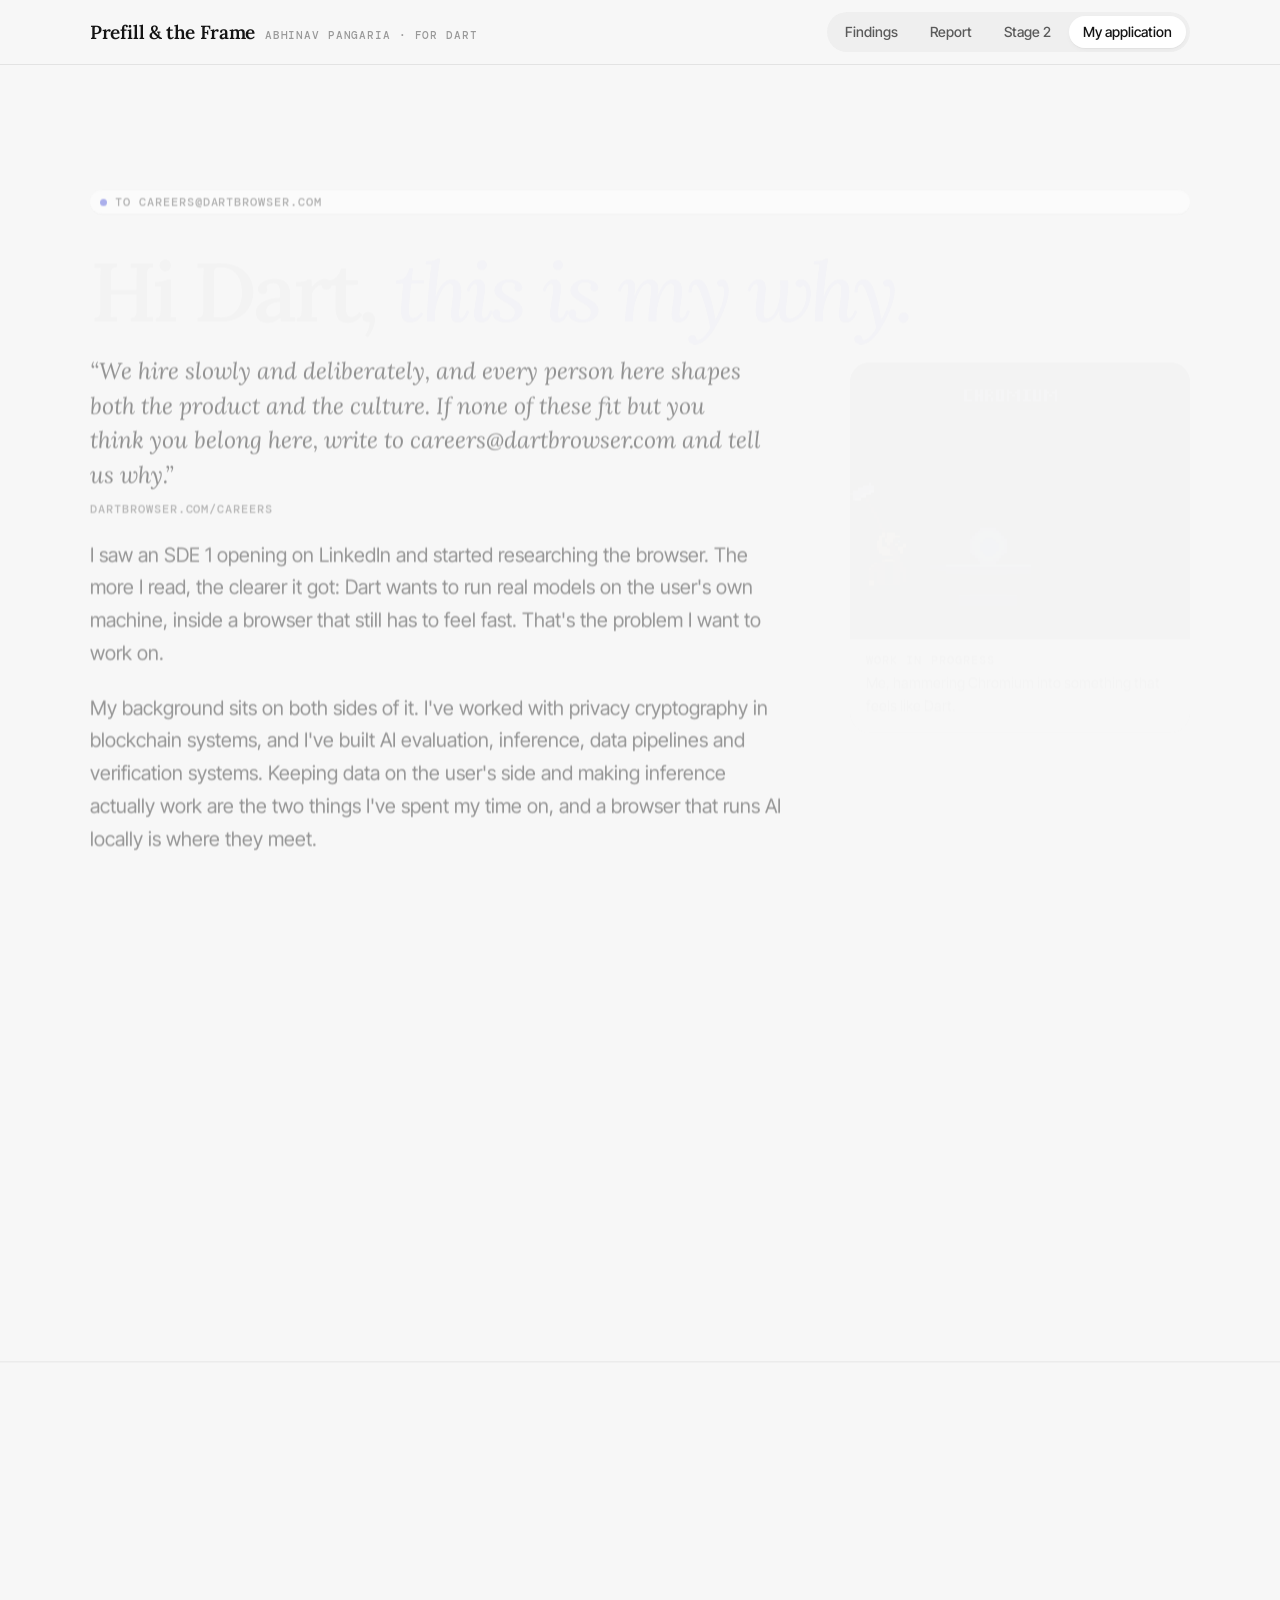
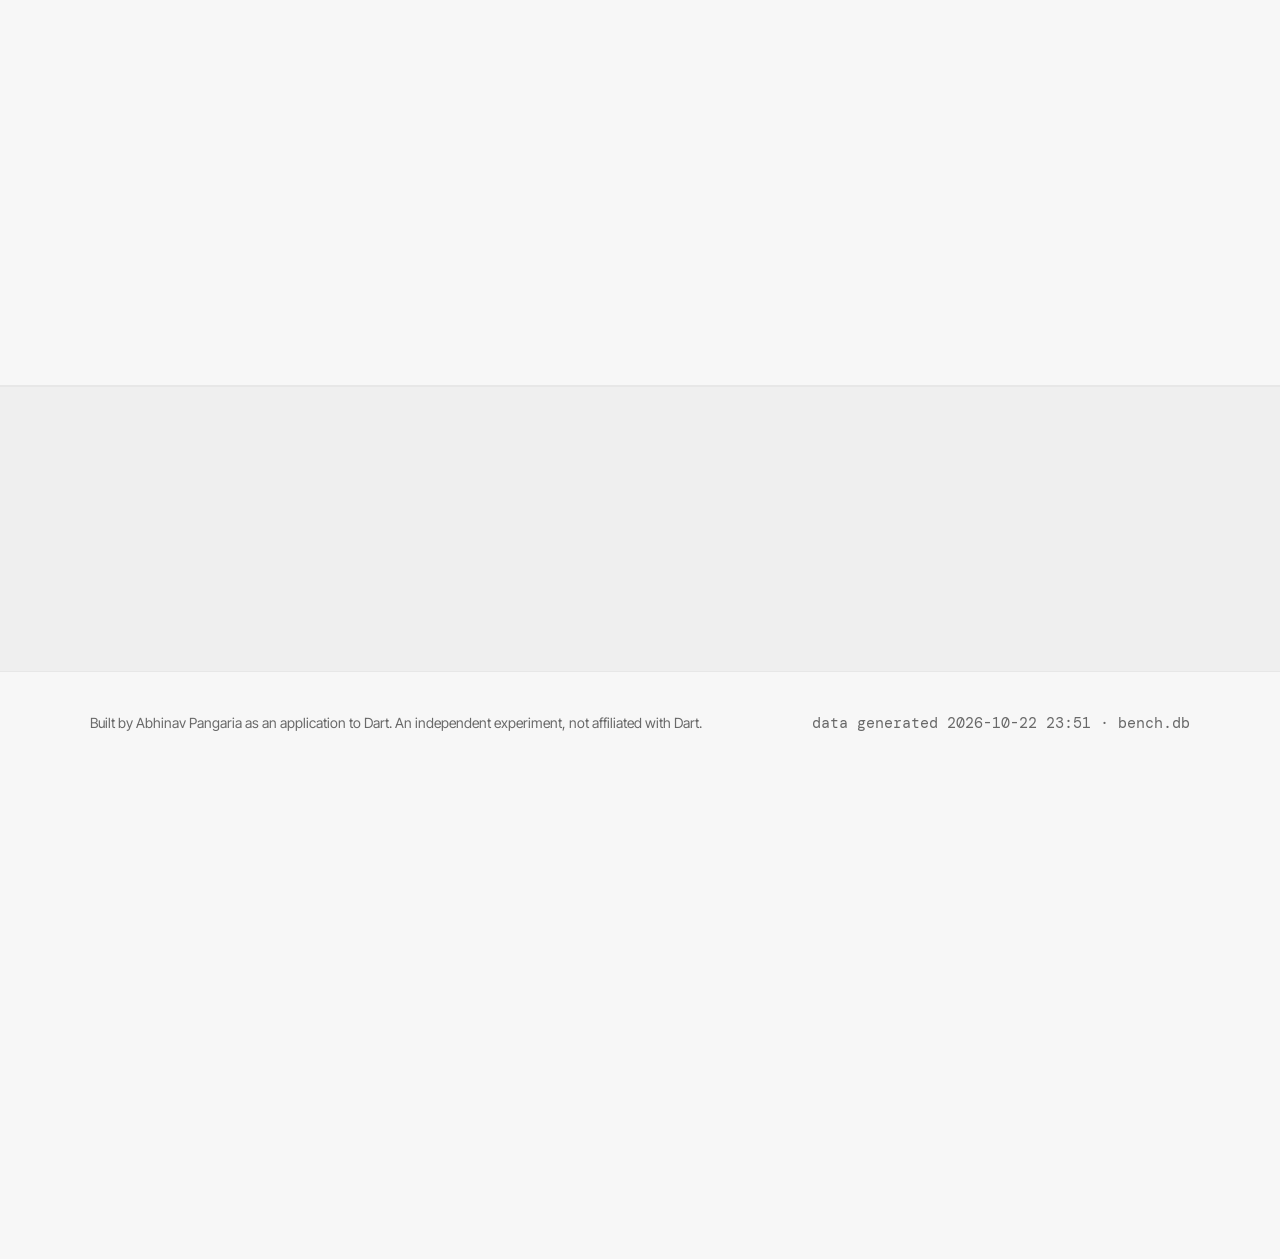
<file: docs/application.html>
<!doctype html>
<meta charset="utf-8">
<title>Prefill and the Frame</title>
<meta http-equiv="refresh" content="0; url=../site/index.html#application">
<p>This page moved to <a href="../site/index.html#application">site/index.html#application</a>.</p>
</file>
<file: site/styles.css>
/* Prefill & the frame: Abhinav Pangaria's Stage 1 findings, Stage 2 proposal and application.
   Light-only by design (paper, ink, one blue accent). */
:root {
  --paper: #F7F7F7; --paper-2: #EFEFEF; --paper-3: #E7E7E7; --card: #FFFFFF;
  --ink: #1F1F1F; --ink-2: #5A5A5A; --ink-3: #696969; --ink-4: #9A9A9A; --black: #141414;
  --line: rgba(0,0,0,.08); --line-2: rgba(0,0,0,.14); --line-3: rgba(0,0,0,.30);
  --accent: #4B55DB; --accent-2: #3942C4; --accent-wash: rgba(75,85,219,.09);
  --lav: #DCD5FF; --peach: #FFD9C7; --butter: #FFF1A8; --sky: #BFD9FF; --rose: #FFC7EA; --mint: #CFF3E2;
  --good: #1C7A4C; --good-bg: #E3F4EA; --bad: #B3402D; --bad-bg: #FBE6E1; --warn: #8A5A00; --warn-bg: #FFF6D6;
  --idle: #E7E7E7; --prefill: #FFD9C7; --decode: #CFF3E2;
  --r-1: 8px; --r-2: 12px; --r-3: 16px; --r-4: 20px; --r-5: 28px;
  --shadow-1: 0 1px 1px rgba(0,0,0,.03), 0 2px 6px -2px rgba(0,0,0,.06);
  --shadow-2: 0 1px 2px rgba(0,0,0,.04), 0 10px 30px -12px rgba(0,0,0,.14);
  --frame: 0 0 0 1px rgba(0,0,0,.07), 0 18px 50px -22px rgba(0,0,0,.28);
  --ease: cubic-bezier(.16,1,.3,1);
  --max: 1180px; --narrow: 760px;
  --gutter: clamp(18px, 4vw, 40px);
  --serif: "Lora", Georgia, "Times New Roman", serif;
  --sans: "Inter Tight", ui-sans-serif, system-ui, -apple-system, "Segoe UI", sans-serif;
  --mono: "DM Mono", ui-monospace, "SF Mono", Menlo, monospace;
  color-scheme: light;
}
* { box-sizing: border-box; }
html { scroll-behavior: smooth; -webkit-text-size-adjust: 100%; }
body {
  margin: 0; background: var(--paper); color: var(--ink);
  font: 400 17px/1.6 var(--sans); -webkit-font-smoothing: antialiased;
}
img, svg, canvas { max-width: 100%; }
a { color: inherit; text-decoration-color: var(--line-3); text-underline-offset: 3px; }
a:hover { text-decoration-color: var(--accent); color: var(--accent-2); }
[hidden] { display: none !important; }
::selection { background: var(--lav); }

.wrap { max-width: var(--max); margin: 0 auto; padding-left: max(var(--gutter), env(safe-area-inset-left, 0px)); padding-right: max(var(--gutter), env(safe-area-inset-right, 0px)); }
.narrow { max-width: var(--narrow); }

/* type */
h1, h2, h3 { font-family: var(--serif); font-weight: 600; color: var(--black); text-wrap: balance; margin: 0; }
h1 { font-size: clamp(42px, 6.6vw, 92px); line-height: 1.02; letter-spacing: -0.045em; }
h2 { font-size: clamp(32px, 4.4vw, 56px); line-height: 1.06; letter-spacing: -0.035em; }
h3 { font-size: clamp(21px, 2.1vw, 26px); line-height: 1.2; letter-spacing: -0.02em; }
h1 em, h2 em { font-style: italic; font-weight: 500; color: var(--accent); }
p { margin: 0; text-wrap: pretty; }
.lede { font-size: clamp(18px, 1.7vw, 21px); color: var(--ink-2); max-width: 62ch; line-height: 1.55; }
.muted { color: var(--ink-3); }
.small { font-size: 14.5px; }
.mono { font-family: var(--mono); }
.label {
  font: 500 12px/1.2 var(--mono); letter-spacing: .09em; text-transform: uppercase; color: var(--ink-3);
}
.eyebrow {
  display: inline-flex; align-items: center; gap: 8px; padding: 6px 12px 6px 10px; border-radius: 999px;
  background: var(--card); box-shadow: var(--shadow-1); font: 500 12px/1 var(--mono); letter-spacing: .08em;
  text-transform: uppercase; color: var(--ink-2);
}
.eyebrow .dot { width: 7px; height: 7px; border-radius: 50%; background: var(--accent); }
.prose { display: grid; gap: 18px; max-width: 66ch; }
.prose strong { font-weight: 600; color: var(--black); }
code { font: 400 .88em var(--mono); background: var(--paper-2); padding: .1em .35em; border-radius: 5px; }

/* header + tabs */
body::before { content: ""; position: fixed; inset: 0 0 auto; height: env(safe-area-inset-top, 0px); background: var(--paper); z-index: 30; }
.top {
  position: sticky; top: env(safe-area-inset-top, 0px); z-index: 20;
  background: color-mix(in srgb, var(--paper) 86%, transparent); backdrop-filter: saturate(1.4) blur(14px);
  -webkit-backdrop-filter: saturate(1.4) blur(14px); border-bottom: 1px solid var(--line);
}
.top .wrap { display: flex; align-items: center; justify-content: space-between; gap: 16px; padding-block: 12px; }
.brand { display: flex; align-items: baseline; gap: 10px; text-decoration: none; white-space: nowrap; }
.brand b { font: 600 19px/1 var(--serif); letter-spacing: -0.02em; color: var(--black); }
.brand span { font: 500 11px/1 var(--mono); letter-spacing: .08em; text-transform: uppercase; color: var(--ink-4); }
.tabs { display: flex; gap: 4px; padding: 4px; background: var(--paper-2); border-radius: 999px; overflow-x: auto; scrollbar-width: none; }
.tabs::-webkit-scrollbar { display: none; }
.tabs a {
  font: 500 14px/1 var(--sans); padding: 9px 14px; border-radius: 999px; text-decoration: none; color: var(--ink-2);
  white-space: nowrap; transition: background .3s var(--ease), color .3s var(--ease), box-shadow .3s var(--ease);
}
.tabs a:hover { color: var(--black); }
.tabs a[aria-current="page"] { background: var(--card); color: var(--black); box-shadow: var(--shadow-1); }
@media (max-width: 720px) {
  .top .wrap { flex-direction: column; align-items: stretch; gap: 10px; }
  .brand span { display: none; }
  .tabs a { padding: 9px 11px; font-size: 13.5px; }
}

/* sections */
.view { animation: viewIn .7s var(--ease) both; }
@keyframes viewIn { from { opacity: 0; transform: translateY(10px); } }
.hero { padding-block: clamp(56px, 9vw, 120px) clamp(36px, 5vw, 64px); display: grid; gap: 26px; }
section.band { padding-block: clamp(48px, 7vw, 96px); border-top: 1px solid var(--line); }
section.band.alt { background: var(--paper-2); }
.head { display: grid; gap: 14px; margin-bottom: clamp(26px, 3.4vw, 44px); max-width: 70ch; }
.grid { display: grid; gap: 18px; }
.g2 { grid-template-columns: repeat(auto-fit, minmax(min(100%, 340px), 1fr)); }
.g3 { grid-template-columns: repeat(auto-fit, minmax(min(100%, 260px), 1fr)); }
.g4 { grid-template-columns: repeat(auto-fit, minmax(min(100%, 210px), 1fr)); }
.grid > * { min-width: 0; }

/* buttons, chips */
.btn {
  display: inline-flex; align-items: center; gap: 10px; padding: 13px 20px; border-radius: 999px; border: 0;
  background: var(--black); color: #fff; font: 500 15px/1 var(--sans); text-decoration: none; cursor: pointer;
  transition: transform .4s var(--ease), background .3s var(--ease);
}
.btn:hover { color: #fff; background: #000; transform: translateY(-1px); }
.btn .arr { transition: transform .4s var(--ease); }
.btn:hover .arr { transform: translateX(3px); }
.btn.ghost { background: transparent; color: var(--black); box-shadow: inset 0 0 0 1px var(--line-2); }
.btn.ghost:hover { background: var(--card); color: var(--black); }
.row { display: flex; flex-wrap: wrap; gap: 10px; align-items: center; }
.chip {
  display: inline-flex; align-items: center; gap: 6px; padding: 5px 10px; border-radius: 999px;
  font: 500 12.5px/1.2 var(--mono); background: var(--card); box-shadow: inset 0 0 0 1px var(--line); color: var(--ink-2);
}
.chip.good { background: var(--good-bg); color: var(--good); box-shadow: none; }
.chip.bad { background: var(--bad-bg); color: var(--bad); box-shadow: none; }
.chip.warn { background: var(--warn-bg); color: var(--warn); box-shadow: none; }
.chip.accent { background: var(--accent-wash); color: var(--accent-2); box-shadow: none; }

/* cards */
.card { background: var(--card); border-radius: var(--r-4); box-shadow: var(--shadow-1); padding: clamp(20px, 2.4vw, 30px); display: grid; gap: 12px; align-content: start; }
.card.flat { box-shadow: inset 0 0 0 1px var(--line); }
.card .num { font: 600 clamp(40px, 4.6vw, 60px)/1 var(--serif); letter-spacing: -0.04em; color: var(--black); }
.card .num small { font-size: .42em; letter-spacing: -0.01em; color: var(--ink-3); font-weight: 500; }
.stat { display: grid; gap: 8px; }
.stat .num { font: 600 clamp(36px, 4vw, 52px)/1 var(--serif); letter-spacing: -0.04em; color: var(--black); }
.stat .num.bad { color: var(--bad); } .stat .num.good { color: var(--good); }
.step { display: grid; grid-template-columns: auto 1fr; gap: 4px 16px; align-items: baseline; }
.step .n { font: 500 13px/1 var(--mono); color: var(--accent); letter-spacing: .06em; grid-row: span 2; padding-top: 6px; }
.callout { border-left: 3px solid var(--accent); padding: 4px 0 4px 18px; color: var(--ink-2); max-width: 66ch; }
.callout.warn { border-color: var(--warn); }
.quote { font: italic 400 clamp(19px, 1.8vw, 23px)/1.5 var(--serif); color: var(--black); max-width: 60ch; }
.quote cite { display: block; margin-top: 10px; font: 500 12px/1.2 var(--mono); letter-spacing: .08em; text-transform: uppercase; color: var(--ink-3); font-style: normal; }

/* tables */
.tbl-wrap { overflow-x: auto; background: var(--card); border-radius: var(--r-3); box-shadow: var(--shadow-1); }
table { border-collapse: collapse; width: 100%; font-size: 14.5px; }
th, td { text-align: left; padding: 11px 14px; border-bottom: 1px solid var(--line); vertical-align: baseline; white-space: nowrap; }
th { font: 500 11.5px/1.2 var(--mono); letter-spacing: .07em; text-transform: uppercase; color: var(--ink-3); background: var(--paper); position: sticky; top: 0; }
td.n, th.n { text-align: right; font-variant-numeric: tabular-nums; }
tr:last-child td { border-bottom: 0; }
td.wrap-ok { white-space: normal; min-width: 220px; }
tbody tr:hover td { background: var(--paper); }
.meter { display: inline-flex; align-items: center; gap: 8px; justify-content: flex-end; width: 100%; }
.meter i { display: block; height: 6px; border-radius: 4px; background: var(--paper-3); width: 70px; position: relative; overflow: hidden; flex: none; }
.meter i b { position: absolute; inset: 0 auto 0 0; border-radius: 4px; background: var(--ink-3); }
.meter.hot i b { background: var(--bad); }
.meter.ok i b { background: var(--good); }
.cap { margin-top: 10px; font-size: 14px; color: var(--ink-3); max-width: 80ch; }
details.more { margin-top: 14px; }
details.more summary { cursor: pointer; font: 500 13px/1.2 var(--mono); letter-spacing: .05em; text-transform: uppercase; color: var(--ink-2); list-style: none; display: inline-flex; gap: 8px; align-items: center; }
details.more summary::before { content: "+"; font-size: 16px; color: var(--accent); }
details.more[open] summary::before { content: "−"; }
details.more > div { margin-top: 14px; }

/* comparison bars (findings) */
.bars { display: grid; gap: 14px; }
.bar-row { display: grid; grid-template-columns: minmax(120px, 210px) 1fr; gap: 6px 18px; align-items: center; }
.bar-row .name { font-size: 15px; color: var(--black); }
.bar-row .name small { display: block; font-size: 12.5px; color: var(--ink-3); }
.bar-pair { display: grid; gap: 5px; }
.bar { display: grid; grid-template-columns: 1fr 64px; align-items: center; gap: 10px; }
.bar .track { height: 12px; border-radius: 6px; background: var(--paper-3); overflow: hidden; }
.bar .fill { height: 100%; border-radius: 6px; width: 0; transition: width 1.2s var(--ease); }
.bar.def .fill { background: var(--bad); }
.bar.fix .fill { background: var(--good); }
.bar .v { font: 500 13px/1 var(--mono); text-align: right; color: var(--ink-2); }
.legend { display: flex; gap: 16px; flex-wrap: wrap; font-size: 13.5px; color: var(--ink-2); }
.legend span { display: inline-flex; gap: 7px; align-items: center; }
.legend i { width: 12px; height: 12px; border-radius: 3px; display: inline-block; }
@media (max-width: 560px) { .bar-row { grid-template-columns: 1fr; } }

/* demo */
.demo { display: grid; grid-template-columns: minmax(0, 1fr) 300px; gap: 22px; align-items: start; }
@media (max-width: 960px) { .demo { grid-template-columns: 1fr; } }
.browser { background: var(--card); border-radius: var(--r-4); box-shadow: var(--frame); overflow: hidden; }
.chrome { display: flex; align-items: center; gap: 12px; padding: 11px 14px; border-bottom: 1px solid var(--line); background: var(--paper); }
.lights { display: flex; gap: 6px; flex: none; }
.lights i { width: 11px; height: 11px; border-radius: 50%; background: var(--paper-3); box-shadow: inset 0 0 0 1px var(--line); }
.url { flex: 1; min-width: 0; font: 400 13px/1 var(--mono); color: var(--ink-2); background: var(--card); border-radius: 999px; padding: 8px 14px; box-shadow: inset 0 0 0 1px var(--line); overflow: hidden; text-overflow: ellipsis; white-space: nowrap; }
.fpsbadge { flex: none; font: 500 12px/1 var(--mono); padding: 6px 9px; border-radius: 999px; background: var(--good-bg); color: var(--good); min-width: 74px; text-align: center; transition: background .2s, color .2s; }
.fpsbadge.bad { background: var(--bad-bg); color: var(--bad); }
.viewport { position: relative; display: grid; grid-template-columns: minmax(0, 1fr) 230px; min-height: 340px; }
@media (max-width: 640px) { .viewport { grid-template-columns: 1fr; } }
.viewport canvas.scene { width: 100%; height: 100%; display: block; min-height: 300px; background: #101114; }
.agent { border-left: 1px solid var(--line); padding: 16px; display: grid; align-content: start; gap: 12px; background: var(--card); }
@media (max-width: 640px) { .agent { border-left: 0; border-top: 1px solid var(--line); } }
.agent .label { color: var(--ink-4); }
.agent .status { font-size: 14px; color: var(--black); display: flex; gap: 8px; align-items: center; }
.agent .status i { width: 8px; height: 8px; border-radius: 50%; background: var(--ink-4); flex: none; }
.agent .status.prefill i { background: #E0723F; animation: pulse 1s infinite; }
.agent .status.decode i { background: var(--good); }
@keyframes pulse { 50% { opacity: .35; } }
.agent .prog { height: 6px; border-radius: 3px; background: var(--paper-3); overflow: hidden; }
.agent .prog b { display: block; height: 100%; width: 0; background: #E0723F; }
.agent .out { font-size: 14px; line-height: 1.55; color: var(--ink-2); min-height: 6.5em; }
.agent .out .caret { display: inline-block; width: 7px; height: 1.05em; background: var(--black); vertical-align: -2px; margin-left: 2px; animation: blink 1s steps(1) infinite; }
@keyframes blink { 50% { opacity: 0; } }
.timeline { border-top: 1px solid var(--line); padding: 12px 14px 14px; display: grid; gap: 8px; }
.timeline canvas { width: 100%; height: 120px; display: block; }
.tl-legend { display: flex; flex-wrap: wrap; gap: 14px; font-size: 12.5px; color: var(--ink-3); }
.tl-legend span { display: inline-flex; gap: 6px; align-items: center; }
.tl-legend i { width: 10px; height: 10px; border-radius: 2px; display: inline-block; }
.controls { display: grid; gap: 16px; background: var(--card); border-radius: var(--r-4); box-shadow: var(--shadow-1); padding: 20px; }
.ctl { display: grid; gap: 8px; }
.seg { display: flex; flex-wrap: wrap; gap: 4px; padding: 4px; background: var(--paper-2); border-radius: 12px; }
.seg button {
  flex: 1 1 auto; border: 0; background: transparent; padding: 9px 10px; border-radius: 9px; cursor: pointer;
  font: 500 13.5px/1 var(--sans); color: var(--ink-2); transition: background .25s var(--ease), color .25s;
}
.seg button:hover:not(:disabled) { color: var(--black); }
.seg button[aria-pressed="true"] { background: var(--card); color: var(--black); box-shadow: var(--shadow-1); }
.seg button:disabled { opacity: .35; cursor: not-allowed; }
.readout { display: grid; grid-template-columns: 1fr auto; gap: 7px 12px; font-size: 14px; border-top: 1px solid var(--line); padding-top: 14px; }
.readout dt { color: var(--ink-3); }
.readout dd { margin: 0; font: 500 14px/1.3 var(--mono); text-align: right; color: var(--black); }
.note-pred { font-size: 13.5px; line-height: 1.5; background: var(--warn-bg); color: var(--warn); border-radius: 10px; padding: 10px 12px; }

/* stage 2 */
.phase-list { display: grid; gap: 0; counter-reset: ph; }
.phase { display: grid; grid-template-columns: 90px minmax(0, 1fr); gap: 20px; padding-block: 30px; border-top: 1px solid var(--line); }
.phase:first-child { border-top: 0; padding-top: 0; }
.phase .k { font: 500 13px/1.3 var(--mono); color: var(--accent); letter-spacing: .06em; text-transform: uppercase; padding-top: 6px; }
.phase .body { display: grid; gap: 14px; }
@media (max-width: 640px) { .phase { grid-template-columns: 1fr; gap: 8px; } }
.kv { display: grid; grid-template-columns: max-content 1fr; gap: 6px 18px; font-size: 15px; }
.kv dt { font: 500 12px/1.9 var(--mono); letter-spacing: .06em; text-transform: uppercase; color: var(--ink-3); }
.kv dd { margin: 0; }
@media (max-width: 560px) { .kv { grid-template-columns: 1fr; } .kv dd { margin-bottom: 8px; } }
ul.clean { margin: 0; padding: 0; list-style: none; display: grid; gap: 10px; }
ul.clean li { padding-left: 22px; position: relative; }
ul.clean li::before { content: "→"; position: absolute; left: 0; color: var(--accent); }

/* application */
.letter { display: grid; gap: 22px; font-size: clamp(18px, 1.55vw, 20px); line-height: 1.65; max-width: 64ch; }
.letter p strong { color: var(--black); font-weight: 600; }
.sig { display: grid; gap: 4px; margin-top: 10px; }
.sig b { font: 600 24px/1.2 var(--serif); letter-spacing: -0.02em; }
.copyline { display: inline-flex; align-items: center; gap: 10px; flex-wrap: wrap; }
.copyline .addr { font: 400 15px/1 var(--mono); user-select: all; background: var(--card); padding: 10px 14px; border-radius: 999px; box-shadow: inset 0 0 0 1px var(--line); }
.copyline button { border: 0; background: var(--paper-2); border-radius: 999px; padding: 9px 14px; font: 500 13px/1 var(--sans); cursor: pointer; color: var(--ink-2); }
.copyline button:hover { background: var(--paper-3); color: var(--black); }
.video {
  display: grid; grid-template-columns: 120px minmax(0, 1fr); gap: 20px; align-items: center; text-decoration: none;
  background: var(--card); border-radius: var(--r-4); box-shadow: var(--shadow-1); padding: 16px; transition: transform .5s var(--ease), box-shadow .5s var(--ease);
}
.video:hover { transform: translateY(-2px); box-shadow: var(--shadow-2); color: inherit; }
.video .play { aspect-ratio: 16/10; border-radius: 12px; background: var(--black); display: grid; place-items: center; max-width: 100%; }
.video .play::after { content: ""; border-left: 16px solid #fff; border-top: 10px solid transparent; border-bottom: 10px solid transparent; margin-left: 4px; }
@media (max-width: 480px) { .video { grid-template-columns: 1fr; } }

.marquee { overflow: hidden; border-block: 1px solid var(--line); padding-block: 14px; background: var(--card); }
.marquee .track { display: flex; gap: 46px; width: max-content; animation: marq 38s linear infinite; font: 500 13px/1 var(--mono); letter-spacing: .06em; text-transform: uppercase; color: var(--ink-3); }
.marquee .track span b { color: var(--black); font-weight: 500; }
@keyframes marq { to { transform: translateX(-50%); } }

footer { padding-block: 40px 60px; border-top: 1px solid var(--line); color: var(--ink-3); font-size: 14px; }
footer .wrap { display: flex; flex-wrap: wrap; justify-content: space-between; gap: 14px; }

/* scroll reveal */
.rv { opacity: 0; transform: translateY(18px); transition: opacity .9s var(--ease), transform .9s var(--ease); }
.rv.in { opacity: 1; transform: none; }
.rv.d1 { transition-delay: .08s; } .rv.d2 { transition-delay: .16s; } .rv.d3 { transition-delay: .24s; }
@media (prefers-reduced-motion: reduce) {
  .rv { opacity: 1; transform: none; transition: none; }
  .view, .marquee .track { animation: none; }
  html { scroll-behavior: auto; }
}

/* application: letter + forge */
.app-grid { display: grid; grid-template-columns: minmax(0, 1fr) 340px; gap: clamp(28px, 5vw, 72px); align-items: start; }
.forge-col { position: sticky; top: 96px; display: grid; gap: 16px; }
@media (max-width: 900px) { .app-grid { grid-template-columns: 1fr; } .forge-col { position: static; max-width: 420px; } }
.forge { margin: 0; background: #15161E; border-radius: var(--r-4); box-shadow: var(--frame); overflow: hidden; }
.forge canvas { display: block; width: 100%; height: auto; aspect-ratio: 128 / 104; image-rendering: pixelated; image-rendering: crisp-edges; }
.forge figcaption { display: grid; gap: 4px; padding: 14px 16px 16px; background: var(--card); }
.me { display: flex; align-items: center; gap: 14px; background: var(--card); border-radius: var(--r-3); box-shadow: var(--shadow-1); padding: 12px; }
.me img { width: 64px; height: 64px; border-radius: 12px; image-rendering: pixelated; flex: none; }
.me div { display: grid; gap: 2px; }
.me b { font: 600 18px/1.2 var(--serif); letter-spacing: -0.01em; }
</file>
